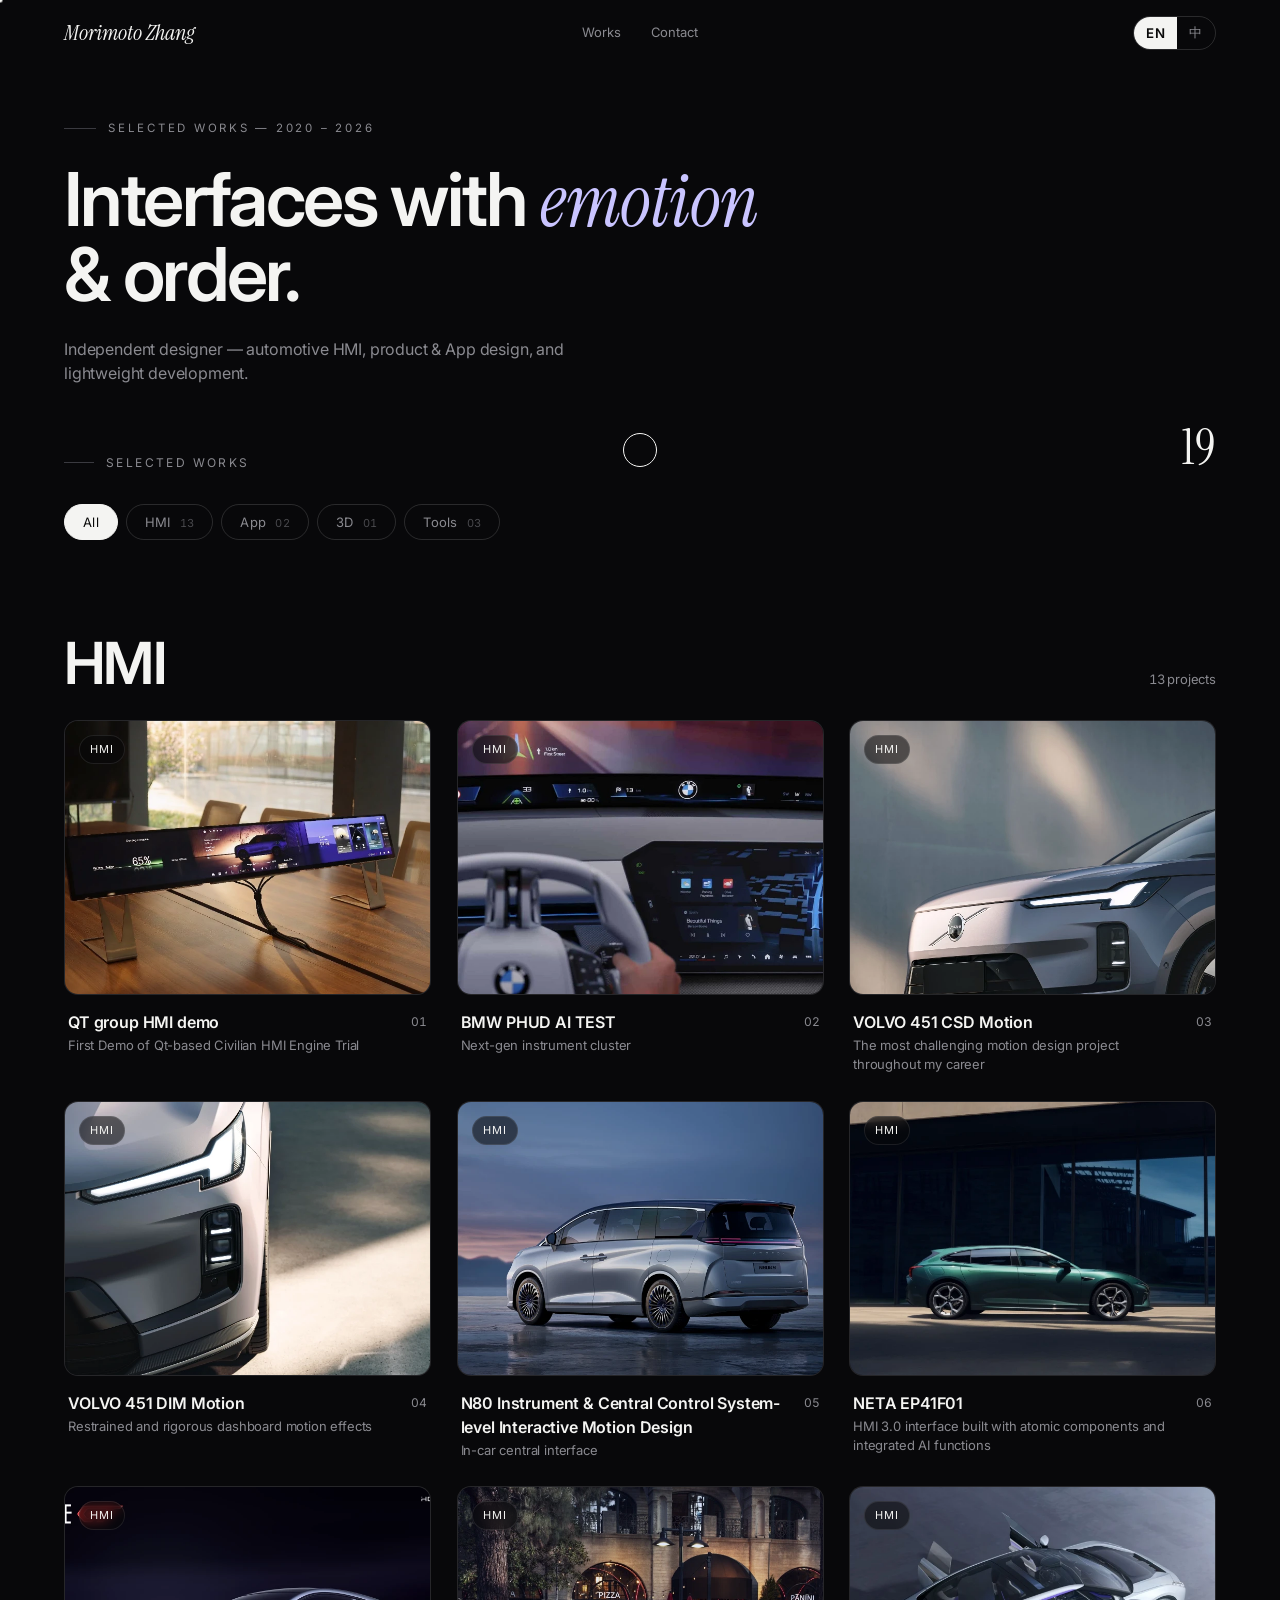
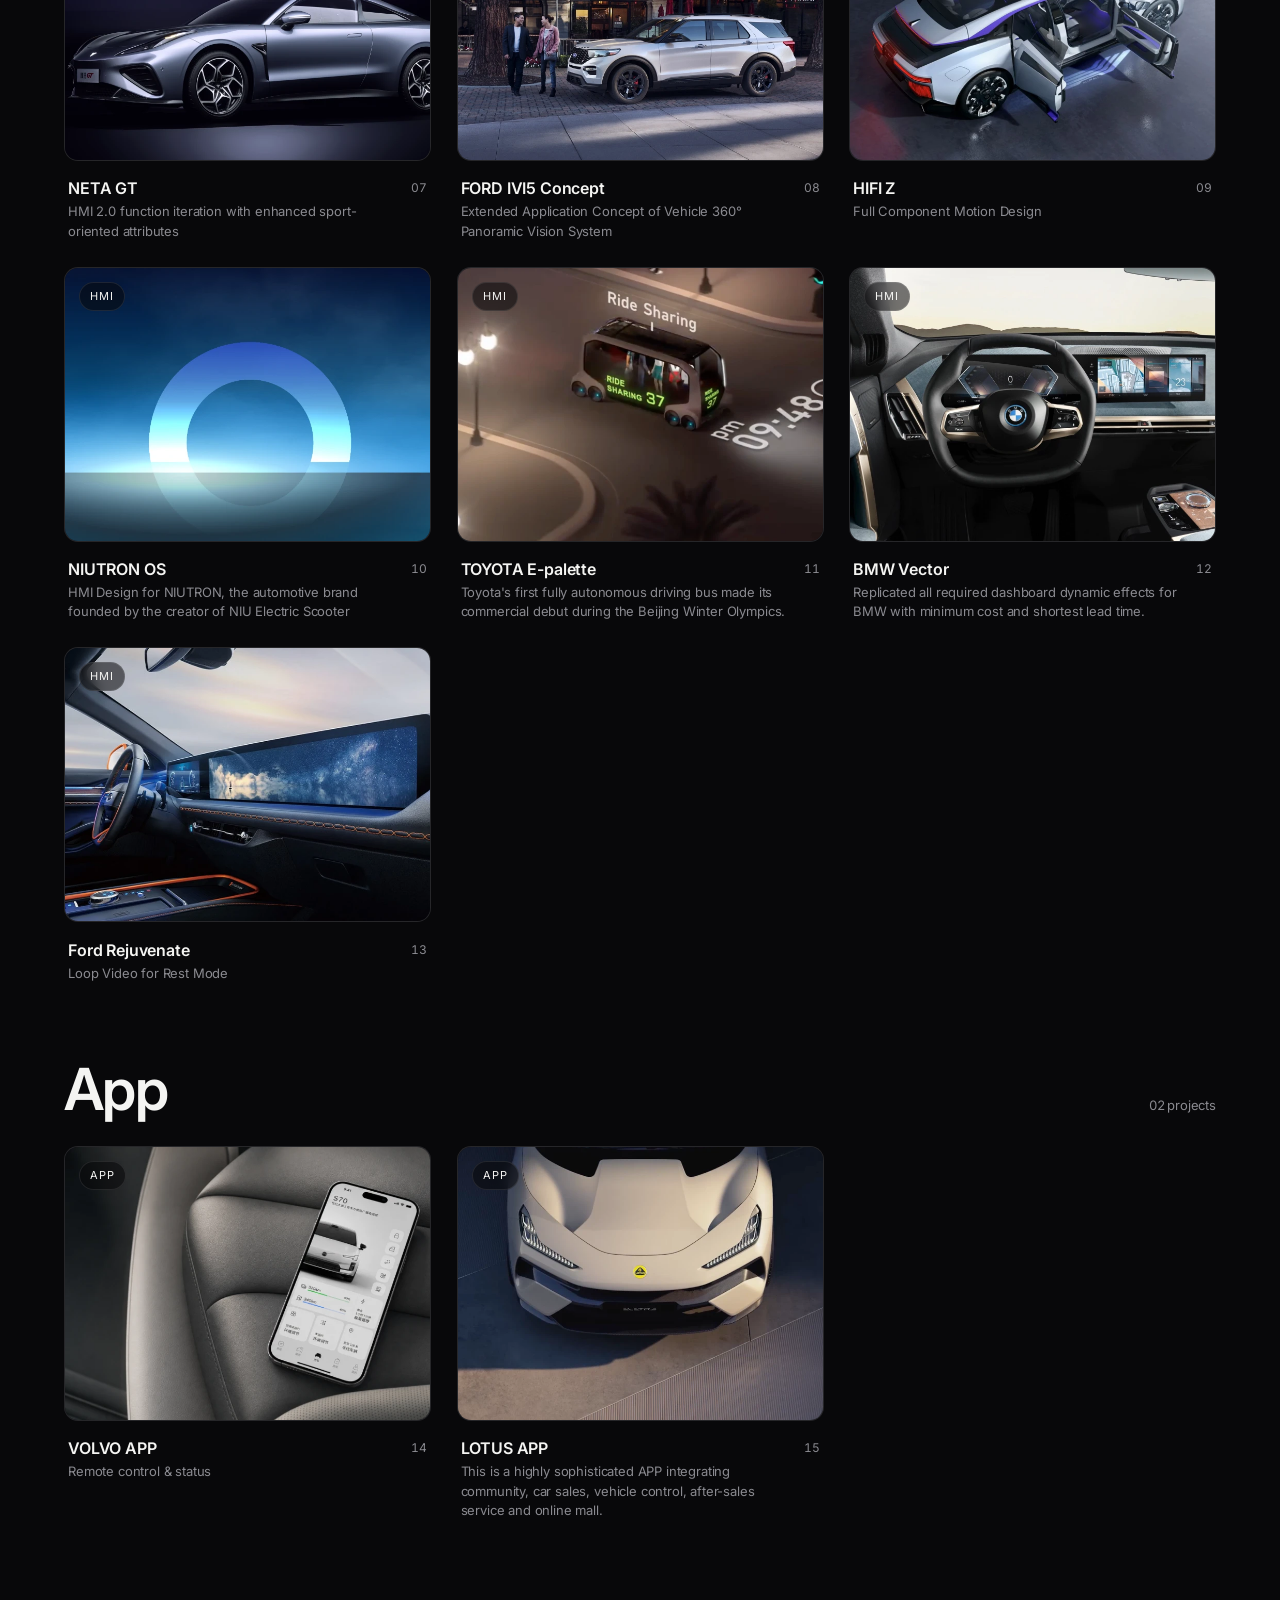
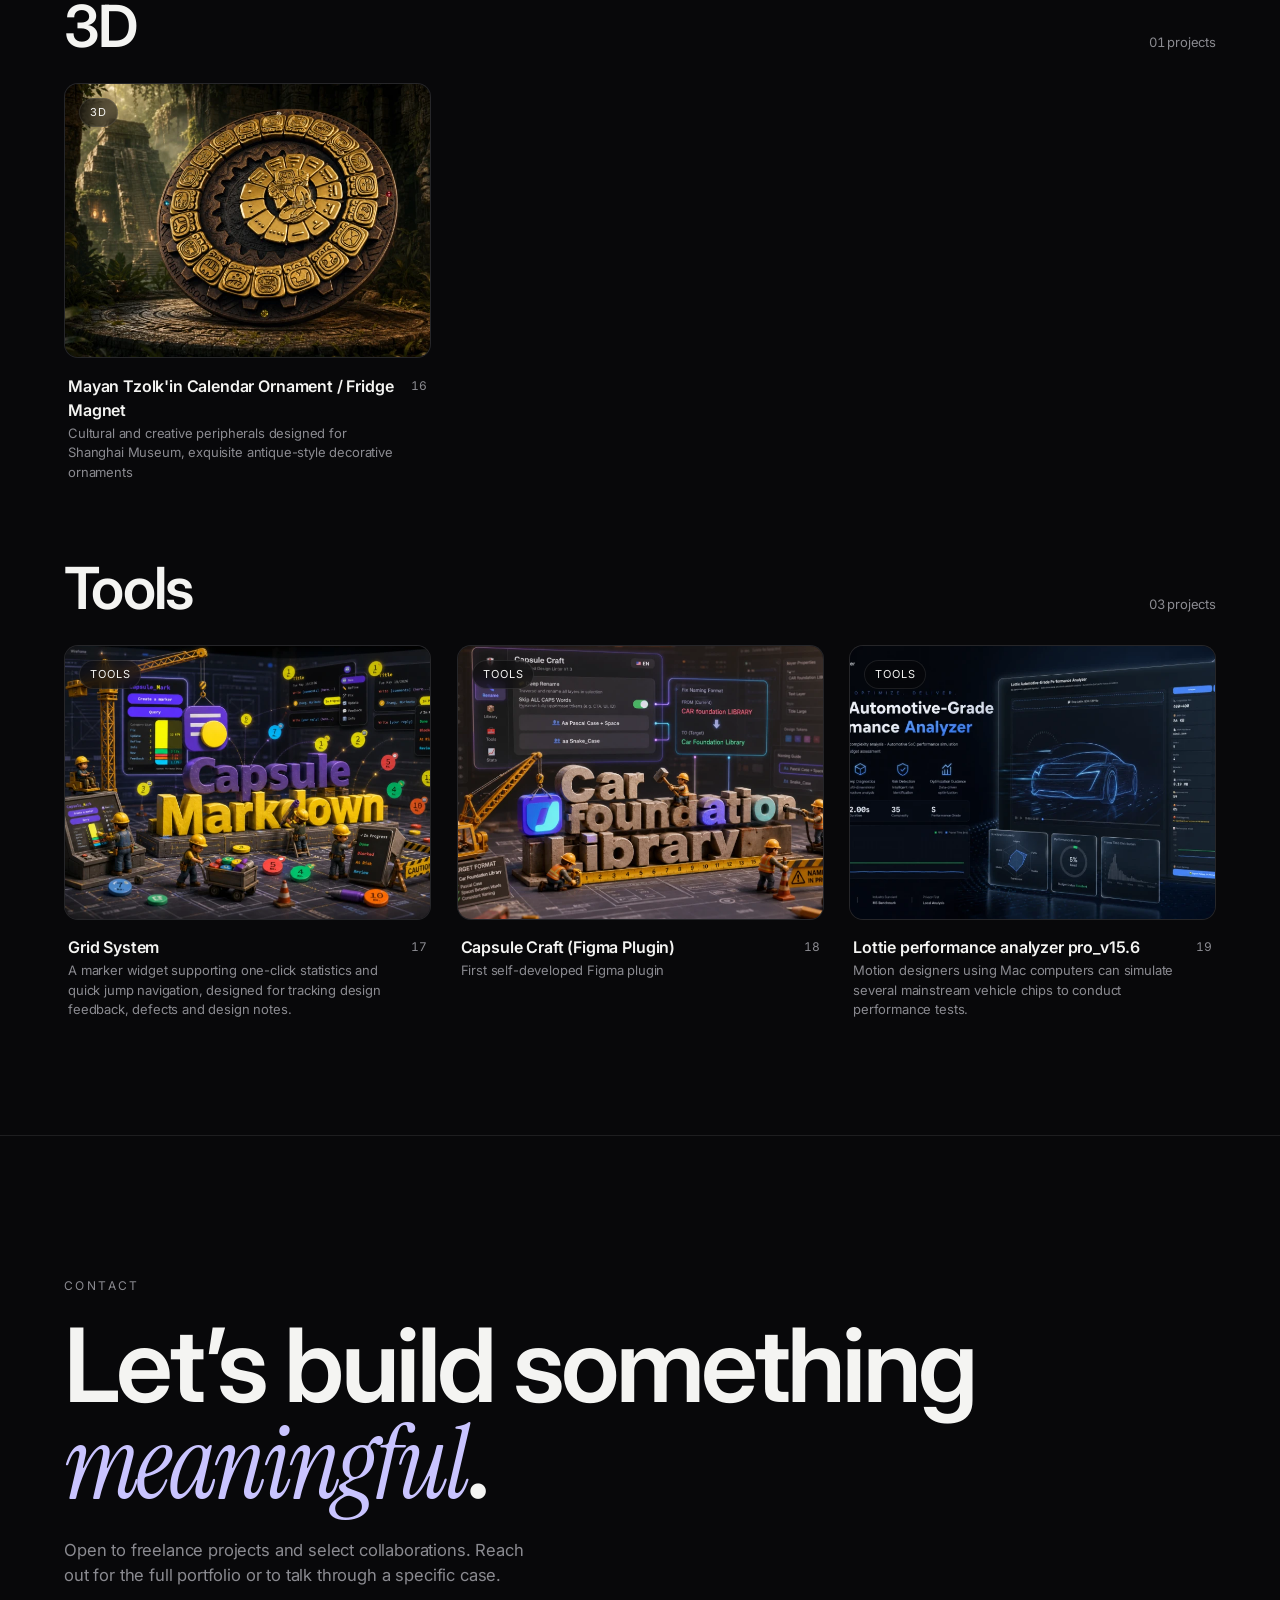
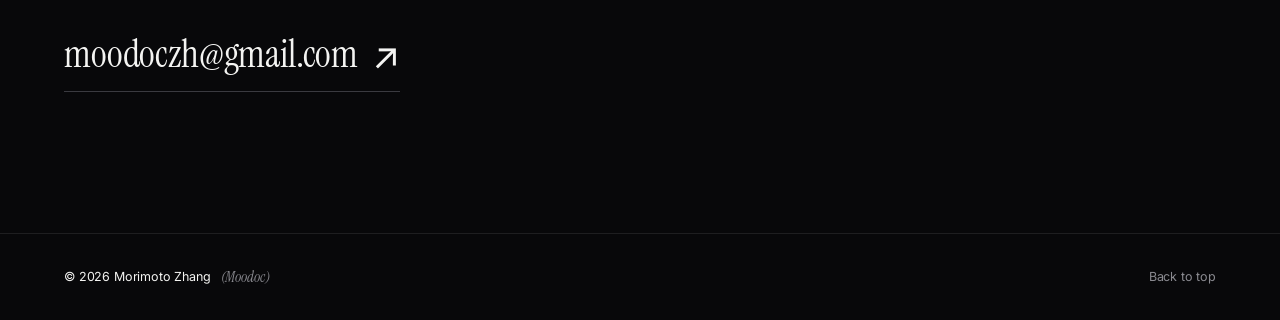
<file: index.html>
<!DOCTYPE html>
<html lang="en">
<head>
<meta charset="UTF-8" />
<meta name="viewport" content="width=device-width, initial-scale=1.0, viewport-fit=cover" />
<title>Morimoto Zhang — Selected Works</title>
<meta name="description" content="Independent designer — HMI, App, 3D, Tools. Selected works." />
<link rel="preconnect" href="https://fonts.googleapis.com">
<link rel="preconnect" href="https://fonts.gstatic.com" crossorigin>
<link href="https://fonts.googleapis.com/css2?family=Inter:wght@300;400;500;600;700&family=Instrument+Serif:ital@0;1&display=swap" rel="stylesheet">
<link rel="stylesheet" href="style.css">
<script>document.documentElement.className+=' js-anim';</script>
</head>
<body>

<div class="cursor" id="cursor"></div>
<div class="cursor-dot" id="cursorDot"></div>
<div class="progress" id="progress"></div>
<canvas id="bg"></canvas>
<div class="grain"></div>

<!-- nav -->
<nav id="nav">
  <a href="#top" class="brand" data-cursor>Morimoto Zhang</a>
  <div class="navlinks">
    <a href="#works" data-i18n="nav_works">Works</a>
    <a href="#contact" data-i18n="nav_contact">Contact</a>
  </div>
  <div class="navright">
    <div class="lang" id="lang">
      <button data-lang="en" class="on">EN</button>
      <button data-lang="zh">中</button>
    </div>
    <div class="burger" id="burger"><span></span><span></span><span></span></div>
  </div>
</nav>

<div class="mobmenu" id="mobmenu">
  <div class="cl" id="mmClose">Close ✕</div>
  <a href="#works" data-i18n="nav_works">Works</a>
  <a href="#contact" data-i18n="nav_contact">Contact</a>
  <div class="mf">moodoczh@gmail.com</div>
</div>

<!-- compact hero -->
<header class="hero" id="top">
  <div class="eyebrow reveal" data-i18n="hero_eyebrow">Selected Works — 2024 / 26</div>
  <h1 id="heroTitle" class="reveal"></h1>
  <p class="sub reveal" id="heroSub"></p>
</header>

<!-- works label -->
<div class="workshead" id="works">
  <span class="lbl" data-i18n="works_label">Selected Works</span>
  <span class="cnt" id="totalCount">00</span>
</div>

<!-- sticky filter / jump tabs -->
<div class="filterbar" id="filterbar">
  <div class="filter" id="filter"></div>
</div>

<!-- work sections (built by JS) -->
<main id="worksWrap"></main>

<!-- contact -->
<section class="contact" id="contact">
  <div class="kicker reveal" data-i18n="contact_kicker">Contact</div>
  <h2 class="reveal" id="contactTitle"></h2>
  <p class="lead reveal" id="contactLead"></p>
  <a href="mailto:moodoczh@gmail.com" class="mail reveal" data-cursor>moodoczh@gmail.com <span class="arw">↗</span></a>
</section>

<footer>
  <div class="brand2">© 2026 Morimoto Zhang <span class="sig">(Moodoc)</span></div>
  <div class="totop" id="totop" data-cursor data-i18n="to_top">Back to top</div>
</footer>

<script src="projects.js"></script>
<script src="main.js"></script>
</body>
</html>
</file>
<file: style.css>
/* ============================================================
   Portfolio — shared styles (index + project detail)
   ============================================================ */
:root{
  --bg:#08080a;
  --bg2:#0d0d10;
  --ink:#f4f4f2;
  --muted:#8a8a90;
  --faint:#3a3a40;
  --line:rgba(255,255,255,.09);
  --line2:rgba(255,255,255,.14);
  --accent:#c9c4ff;
  --accent2:#7d76ff;
  --card:#101014;
  --nav-h:66px;
  --pad:clamp(20px,5vw,72px);
  --serif:"Instrument Serif", Georgia, "Times New Roman", serif;
  --sans:"Inter", -apple-system, BlinkMacSystemFont, "Segoe UI", "PingFang SC", "Microsoft YaHei", Helvetica, Arial, sans-serif;
}
*{margin:0;padding:0;box-sizing:border-box}
*{scrollbar-width:thin;scrollbar-color:rgba(255,255,255,.16) transparent}
::-webkit-scrollbar{width:11px;height:11px}
::-webkit-scrollbar-track{background:transparent}
::-webkit-scrollbar-thumb{background:rgba(255,255,255,.14);border-radius:100px;border:3px solid transparent;background-clip:padding-box}
::-webkit-scrollbar-thumb:hover{background:rgba(255,255,255,.26);background-clip:padding-box}
::-webkit-scrollbar-corner{background:transparent}
html{-webkit-text-size-adjust:100%;scroll-behavior:smooth}
html,body{background:var(--bg);color:var(--ink);font-family:var(--sans)}
body{overflow-x:hidden;line-height:1.5;-webkit-font-smoothing:antialiased;letter-spacing:-.01em}
a{color:inherit;text-decoration:none}
img{display:block;max-width:100%}
::selection{background:var(--accent);color:#000}
.serif{font-family:var(--serif)}

/* cursor */
.cursor,.cursor-dot{position:fixed;top:0;left:0;pointer-events:none;z-index:9999;border-radius:50%;transform:translate(-50%,-50%);will-change:transform;mix-blend-mode:difference}
.cursor{width:34px;height:34px;border:1px solid #fff;transition:width .3s cubic-bezier(.22,1,.36,1),height .3s cubic-bezier(.22,1,.36,1),background .3s}
.cursor-dot{width:5px;height:5px;background:#fff}
.cursor.grow{width:70px;height:70px;background:rgba(255,255,255,.12);border-color:transparent}
.cursor.grow-text::after{content:attr(data-label);position:absolute;inset:0;display:flex;align-items:center;justify-content:center;font-size:10px;letter-spacing:.12em;color:#fff;text-transform:uppercase}
@media (hover:none),(pointer:coarse){.cursor,.cursor-dot{display:none}}

.progress{position:fixed;top:0;left:0;height:2px;width:100%;transform:scaleX(0);transform-origin:0 50%;background:linear-gradient(90deg,var(--accent),var(--accent2));z-index:9000}

/* background */
#bg{position:fixed;inset:0;z-index:-2;opacity:.85}
.grain{position:fixed;inset:0;z-index:-1;pointer-events:none;opacity:.045;background-image:url("data:image/svg+xml,%3Csvg xmlns='http://www.w3.org/2000/svg' width='120' height='120'%3E%3Cfilter id='n'%3E%3CfeTurbulence type='fractalNoise' baseFrequency='.85' numOctaves='2'/%3E%3C/filter%3E%3Crect width='100%25' height='100%25' filter='url(%23n)'/%3E%3C/svg%3E");mix-blend-mode:overlay}

/* ---------- nav ---------- */
nav{position:fixed;top:0;left:0;width:100%;height:var(--nav-h);z-index:800;display:flex;align-items:center;justify-content:space-between;padding:0 var(--pad);transition:background .4s,backdrop-filter .4s,border-color .4s;border-bottom:1px solid transparent}
nav.solid{background:rgba(8,8,10,.72);backdrop-filter:blur(14px);border-bottom:1px solid var(--line)}
.brand{display:inline-flex;align-items:baseline;font-family:var(--serif);font-style:italic;font-weight:400;font-size:clamp(20px,1.7vw,25px);letter-spacing:0;color:var(--ink);line-height:1}
.brand .mark{width:26px;height:26px;border-radius:7px;background:conic-gradient(from 210deg,var(--accent2),var(--accent),var(--accent2));display:grid;place-items:center;font-family:var(--serif);color:#0a0a0a;font-size:16px;font-style:italic}
.navlinks{display:flex;gap:30px;font-size:13px;color:var(--muted);position:absolute;left:50%;transform:translateX(-50%)}
.navlinks a{position:relative;transition:color .3s}
.navlinks a::after{content:"";position:absolute;left:0;bottom:-4px;height:1px;width:0;background:var(--ink);transition:width .35s cubic-bezier(.22,1,.36,1)}
.navlinks a:hover{color:var(--ink)}
.navlinks a:hover::after{width:100%}
.navright{display:flex;align-items:center;gap:14px}

/* lang toggle */
.lang{display:inline-flex;border:1px solid var(--line2);border-radius:100px;overflow:hidden;font-size:12px}
.lang button{background:transparent;color:var(--muted);border:0;padding:7px 12px;cursor:pointer;font-family:var(--sans);letter-spacing:.04em;transition:color .3s,background .3s}
.lang button.on{background:var(--ink);color:#0a0a0a;font-weight:600}
.badge-avail{display:none;align-items:center;gap:8px;border:1px solid var(--line);padding:8px 15px;border-radius:100px;font-size:12.5px;color:var(--muted)}
.badge-avail .dot{width:6px;height:6px;border-radius:50%;background:#4ade80;box-shadow:0 0 0 0 rgba(74,222,128,.6);animation:pulse 2s infinite}
@keyframes pulse{0%{box-shadow:0 0 0 0 rgba(74,222,128,.5)}70%{box-shadow:0 0 0 8px rgba(74,222,128,0)}100%{box-shadow:0 0 0 0 rgba(74,222,128,0)}}
@media (min-width:900px){.badge-avail{display:inline-flex}}

.burger{display:none;flex-direction:column;gap:5px;cursor:pointer;padding:6px}
.burger span{width:22px;height:2px;background:var(--ink);transition:.3s}

/* ---------- compact hero ---------- */
.hero{padding:calc(var(--nav-h) + clamp(26px,6vh,68px)) var(--pad) clamp(24px,4vh,44px)}
.eyebrow{font-size:11.5px;letter-spacing:.24em;text-transform:uppercase;color:var(--muted);display:flex;align-items:center;gap:12px;margin-bottom:26px}
.eyebrow::before{content:"";width:32px;height:1px;background:var(--faint)}
.hero h1{font-size:clamp(36px,5.8vw,88px);line-height:.98;font-weight:600;letter-spacing:-.035em;max-width:16ch}
.hero h1 .em{font-family:var(--serif);font-style:italic;font-weight:400;color:var(--accent);letter-spacing:-.01em}
.hero .sub{margin-top:26px;max-width:56ch;color:var(--muted);font-size:clamp(14px,1.25vw,17px)}
.hero .cta-row{margin-top:32px;display:flex;align-items:center;gap:22px;flex-wrap:wrap}
.btn{display:inline-flex;align-items:center;gap:12px;background:var(--ink);color:#0a0a0a;padding:13px 22px;border-radius:100px;font-size:12.5px;letter-spacing:.05em;text-transform:uppercase;font-weight:600;overflow:hidden;position:relative}
.btn span{position:relative;z-index:2}
.btn::before{content:"";position:absolute;inset:0;background:var(--accent);transform:translateY(101%);transition:transform .5s cubic-bezier(.76,0,.24,1);z-index:1}
.btn:hover::before{transform:translateY(0)}
.btn .arw{transition:transform .4s;position:relative;z-index:2}
.btn:hover .arw{transform:translate(4px,-4px)}

/* rotating badge on hero */
.spin-badge{position:absolute;top:calc(var(--nav-h) + 20px);right:var(--pad);width:104px;height:104px;pointer-events:none}
.spin-badge svg{width:100%;height:100%;animation:spin 20s linear infinite}
.spin-badge text{font-size:8px;letter-spacing:.22em;fill:var(--muted);text-transform:uppercase}
.spin-badge .a{position:absolute;inset:0;display:grid;place-items:center;font-size:20px}
@keyframes spin{to{transform:rotate(360deg)}}
@media (max-width:720px){.spin-badge{display:none}}

/* ---------- sticky filter ---------- */
.workshead{padding:0 var(--pad);display:flex;justify-content:space-between;align-items:flex-end;gap:20px;flex-wrap:wrap;scroll-margin-top:calc(var(--nav-h) + 12px)}
.workshead .lbl{font-size:12px;letter-spacing:.2em;text-transform:uppercase;color:var(--muted);display:flex;align-items:center;gap:12px}
.workshead .lbl::before{content:"";width:30px;height:1px;background:var(--faint)}
.workshead .cnt{font-family:var(--serif);font-size:clamp(30px,4vw,52px);line-height:1}
.filterbar{position:sticky;top:var(--nav-h);z-index:600;padding:16px var(--pad);margin-top:16px;background:rgba(8,8,10,0);backdrop-filter:blur(0);transition:background .3s,backdrop-filter .3s,border-color .3s;border-bottom:1px solid transparent}
.filterbar.stuck{background:rgba(8,8,10,.8);backdrop-filter:blur(14px);border-bottom:1px solid var(--line)}
.filter{display:flex;gap:8px;flex-wrap:wrap;align-items:center}
.filter button{border:1px solid var(--line2);background:transparent;color:var(--muted);padding:9px 18px;border-radius:100px;font-size:13px;cursor:pointer;font-family:var(--sans);transition:.3s;letter-spacing:.02em;white-space:nowrap}
.filter button:hover{color:var(--ink);border-color:var(--muted)}
.filter button.active{background:var(--ink);color:#0a0a0a;border-color:var(--ink)}
.filter button .n{opacity:.5;font-size:11px;margin-left:5px;font-variant-numeric:tabular-nums}
.filter button.active .n{opacity:.55}

/* ---------- work sections ---------- */
.work-section{scroll-margin-top:calc(var(--nav-h) + 66px)}
.section-head{padding:clamp(46px,6vw,86px) var(--pad) 0;display:flex;align-items:baseline;gap:16px}
.section-head h2{font-size:clamp(26px,4.6vw,58px);font-weight:600;letter-spacing:-.03em;line-height:1}
.section-head h2 .idx{font-family:var(--sans);font-style:normal;font-weight:600;color:var(--muted);font-size:.44em;letter-spacing:0;margin-right:.5em;vertical-align:baseline;font-variant-numeric:tabular-nums}
.section-head .cnt{margin-left:auto;color:var(--muted);font-size:13px;font-variant-numeric:tabular-nums;white-space:nowrap}

/* ---------- works grid ---------- */
.grid{display:grid;grid-template-columns:repeat(3,1fr);gap:clamp(16px,2vw,28px);padding:34px var(--pad) clamp(60px,9vw,120px)}
.work-section .grid{padding:28px var(--pad) 0}
.work-section:last-of-type .grid{padding-bottom:clamp(60px,9vw,120px)}
.card{position:relative;display:block;cursor:pointer}
.card .thumb{position:relative;aspect-ratio:336/252;border-radius:14px;overflow:hidden;background:var(--card);border:1px solid var(--line);transform-style:preserve-3d;will-change:transform}
.card .thumb img{width:100%;height:100%;object-fit:cover;transform:scale(1.02);opacity:0;transition:transform .8s cubic-bezier(.22,1,.36,1),opacity .8s ease}
.card .thumb img.loaded{opacity:1}
.card:hover .thumb img{transform:scale(1.08)}
.card .thumb::after{content:"";position:absolute;inset:0;background:linear-gradient(180deg,transparent 52%,rgba(0,0,0,.6));opacity:0;transition:opacity .5s}
.card:hover .thumb::after{opacity:1}
.card .tagline{position:absolute;top:14px;left:14px;z-index:3;font-size:11px;letter-spacing:.08em;text-transform:uppercase;color:var(--ink);background:rgba(8,8,10,.55);backdrop-filter:blur(6px);border:1px solid var(--line);padding:5px 10px;border-radius:100px}
.card .lockbadge{position:absolute;top:12px;right:12px;z-index:4;width:30px;height:30px;border-radius:100px;display:flex;align-items:center;justify-content:center;color:var(--ink);background:rgba(8,8,10,.55);backdrop-filter:blur(6px);border:1px solid var(--line);transition:border-color .3s,background .3s}
.card:hover .lockbadge{border-color:var(--line2);background:rgba(8,8,10,.72)}
.card .view{position:absolute;left:14px;bottom:14px;z-index:3;display:flex;align-items:center;gap:9px;font-size:12px;letter-spacing:.05em;text-transform:uppercase;color:#fff;opacity:0;transform:translateY(10px);transition:.5s}
.card:hover .view{opacity:1;transform:none}
.card .view .ic{width:30px;height:30px;border-radius:50%;background:var(--ink);color:#0a0a0a;display:grid;place-items:center}
.card .meta{display:flex;justify-content:space-between;align-items:flex-start;padding:15px 4px 0;gap:14px}
.card .meta .t{font-size:16px;font-weight:600;letter-spacing:-.01em}
.card .meta .d{font-size:13px;color:var(--muted);margin-top:2px}
.card .meta .no{font-size:12px;color:var(--muted);font-variant-numeric:tabular-nums;padding-top:3px}
.grid.empty-note{display:block;color:var(--muted);text-align:center;padding:80px var(--pad)}

/* ---------- contact ---------- */
.contact{padding:clamp(70px,11vw,150px) var(--pad);border-top:1px solid var(--line);position:relative}
.contact .kicker{font-size:12px;letter-spacing:.2em;text-transform:uppercase;color:var(--muted);margin-bottom:22px}
.contact h2{font-size:clamp(40px,8vw,120px);line-height:.94;font-weight:600;letter-spacing:-.035em}
.contact h2 .em{font-family:var(--serif);font-style:italic;font-weight:400;color:var(--accent)}
.contact .lead{margin-top:26px;color:var(--muted);max-width:48ch;font-size:clamp(14px,1.3vw,17px)}
.contact .mail{display:inline-flex;align-items:center;gap:14px;margin-top:38px;font-size:clamp(20px,3vw,38px);font-family:var(--serif);border-bottom:1px solid var(--faint);padding-bottom:8px;transition:border-color .4s}
.contact .mail:hover{border-color:var(--ink)}
.contact .mail .arw{font-family:var(--sans);transition:transform .4s}
.contact .mail:hover .arw{transform:translate(6px,-6px)}
.socials{margin-top:50px;display:flex;gap:28px;flex-wrap:wrap;font-size:14px}
.socials a{color:var(--muted);transition:color .3s}
.socials a:hover{color:var(--ink)}

/* ---------- footer ---------- */
footer{padding:32px var(--pad);border-top:1px solid var(--line);display:flex;justify-content:space-between;align-items:center;gap:18px;flex-wrap:wrap;color:var(--muted);font-size:12.5px}
footer .brand2{display:flex;align-items:center;gap:10px;color:var(--ink)}
footer .sig{font-family:var(--serif);font-style:italic;font-size:15px;color:var(--muted)}
footer .brand2 .mark{width:22px;height:22px;border-radius:6px;background:conic-gradient(from 210deg,var(--accent2),var(--accent),var(--accent2));display:grid;place-items:center;font-family:var(--serif);color:#0a0a0a;font-size:13px;font-style:italic}
.totop{cursor:pointer;transition:color .3s}
.totop:hover{color:var(--ink)}

/* ============ project detail ============ */
.detail{padding:calc(var(--nav-h) + clamp(40px,7vw,90px)) var(--pad) 0}
.backlink{display:inline-flex;align-items:center;gap:10px;color:var(--muted);font-size:13px;letter-spacing:.06em;text-transform:uppercase;border:1px solid var(--line);padding:11px 20px 11px 17px;border-radius:100px;transition:color .3s,border-color .3s,background .3s;margin-bottom:44px}
.backlink:hover{color:var(--ink);border-color:var(--line2);background:rgba(255,255,255,.04)}
.backlink .ar{display:inline-block;font-size:16px;transition:transform .3s;animation:backNudge 1.9s ease-in-out infinite}
.backlink:hover .ar{animation:none;transform:translateX(-5px)}
@keyframes backNudge{0%,100%{transform:translateX(0)}50%{transform:translateX(-6px)}}
.detail .d-cat{font-size:12px;letter-spacing:.2em;text-transform:uppercase;color:var(--accent);margin-bottom:18px}
.detail h1{font-size:clamp(40px,8vw,120px);line-height:.96;font-weight:600;letter-spacing:-.035em}
.d-meta{display:flex;gap:clamp(30px,6vw,90px);flex-wrap:wrap;margin-top:44px;padding-bottom:44px;border-bottom:1px solid var(--line)}
.d-meta .item .k{font-size:11px;letter-spacing:.18em;text-transform:uppercase;color:var(--muted);margin-bottom:8px}
.d-meta .item .v{font-size:16px}
.d-cover{margin-top:44px;aspect-ratio:16/8;border-radius:18px;overflow:hidden;border:1px solid var(--line);background:var(--card)}
.d-cover img{width:100%;height:100%;object-fit:cover;opacity:0;transition:opacity .8s ease}
.d-cover img.loaded{opacity:1}
.d-body{max-width:760px;margin:clamp(56px,8vw,110px) 0 clamp(30px,4vw,50px);display:grid;gap:26px}
.d-body .oh{font-size:12px;letter-spacing:.2em;text-transform:uppercase;color:var(--muted);margin-bottom:4px}
.d-body #dBody{display:grid;gap:26px}
.d-body p{font-size:clamp(16px,1.5vw,20px);line-height:1.7;color:#d8d8d6}
/* unified media: images + videos, each at its own aspect ratio (width-adaptive) */
.d-media-h{font-size:12px;letter-spacing:.2em;text-transform:uppercase;color:var(--muted);padding:0 0 24px}
.d-media{display:grid;gap:clamp(16px,2.2vw,26px);padding-bottom:clamp(60px,9vw,120px)}
/* multi-column rows: portrait videos / small shots shown N per row on desktop */
.d-mrow{display:grid;gap:clamp(12px,1.8vw,22px)}
.d-mrow.cols-2{grid-template-columns:repeat(2,1fr)}
.d-mrow.cols-3{grid-template-columns:repeat(3,1fr)}
.d-mrow .d-m video,.d-mrow .d-m img{width:100%;height:auto;display:block}
@media(max-width:760px){.d-mrow.cols-2,.d-mrow.cols-3{grid-template-columns:1fr}}
.d-m{border-radius:16px;overflow:hidden;border:1px solid var(--line);background:#0d0d10}
.d-m.img img{width:100%;height:auto;display:block;opacity:0;transition:opacity .8s ease}
.d-m.img img.loaded{opacity:1}
.d-m.vid video{width:100%;height:auto;display:block;background:#000}
.d-m.embed{position:relative;aspect-ratio:16/9}
.d-m.embed iframe{position:absolute;inset:0;width:100%;height:100%;border:0}
/* resource / attachment cards */
.d-card{display:flex;align-items:center;gap:16px;padding:16px 18px;width:100%;max-width:560px;justify-self:start;border:1px solid var(--line);border-radius:16px;background:linear-gradient(180deg,rgba(255,255,255,.028),rgba(255,255,255,.01));position:relative;overflow:hidden;transition:border-color .35s,transform .35s,background .35s}
.d-card::before{content:"";position:absolute;inset:0;pointer-events:none;background:radial-gradient(120% 140% at 0% 0%,rgba(125,118,255,.10),transparent 60%);opacity:0;transition:opacity .4s}
.d-card:hover{border-color:var(--line2);transform:translateY(-2px)}
.d-card:hover::before{opacity:1}
.d-card .cardmain,.d-card.file{display:flex;align-items:center;gap:16px;flex:1;min-width:0;position:relative;z-index:1}
.d-card .ic{flex:none;width:44px;height:44px;border-radius:12px;display:flex;align-items:center;justify-content:center;background:rgba(255,255,255,.05);border:1px solid var(--line);color:var(--accent);transition:color .3s,border-color .3s}
.d-card:hover .ic{color:var(--ink);border-color:var(--line2)}
.d-card .ct{display:flex;flex-direction:column;gap:3px;min-width:0}
.d-card .cn{font-size:16px;font-weight:500;color:var(--ink);white-space:nowrap;overflow:hidden;text-overflow:ellipsis}
.d-card .cs{font-size:11px;letter-spacing:.14em;text-transform:uppercase;color:var(--muted)}
.d-card .go,.d-card .cardgo{flex:none;width:38px;height:38px;border-radius:100px;display:flex;align-items:center;justify-content:center;font-size:15px;color:var(--muted);border:1px solid var(--line);transition:color .3s,border-color .3s,transform .3s;margin-left:auto;z-index:1}
.d-card.file:hover .go{transform:translateY(3px);color:var(--ink);border-color:var(--line2)}
.d-card .cardgo:hover{color:var(--ink);border-color:var(--line2);transform:translate(2px,-2px);background:rgba(255,255,255,.05)}
/* code / changelog window */
.d-code{max-width:760px;border:1px solid var(--line);border-radius:14px;overflow:hidden;background:#0b0b0f}
.d-code .dc-bar{display:flex;align-items:center;gap:12px;padding:11px 14px;border-bottom:1px solid var(--line);background:rgba(255,255,255,.02)}
.d-code .dc-dots{display:flex;gap:6px;flex:none}
.d-code .dc-dots i{width:11px;height:11px;border-radius:50%;display:block;background:var(--line2)}
.d-code .dc-dots i:nth-child(1){background:#ff5f57}.d-code .dc-dots i:nth-child(2){background:#febc2e}.d-code .dc-dots i:nth-child(3){background:#28c840}
.d-code .dc-title{flex:1;min-width:0;font-family:ui-monospace,Menlo,"Cascadia Code",monospace;font-size:12.5px;color:var(--muted);white-space:nowrap;overflow:hidden;text-overflow:ellipsis}
.d-code .dc-toggle{flex:none;font-size:11px;letter-spacing:.08em;text-transform:uppercase;color:var(--muted);border:1px solid var(--line);background:transparent;padding:6px 13px;border-radius:100px;cursor:pointer;font-family:inherit;transition:color .3s,border-color .3s,background .3s}
.d-code .dc-toggle:hover{color:var(--ink);border-color:var(--line2);background:rgba(255,255,255,.04)}
.d-code .dc-body{margin:0;position:relative;max-height:220px;overflow:hidden;transition:max-height .5s cubic-bezier(.22,1,.36,1)}
.d-code.open .dc-body{max-height:3000px}
.d-code .dc-body code{display:block;padding:16px 18px;font-family:ui-monospace,Menlo,"Cascadia Code",monospace;font-size:13px;line-height:1.75;color:#cfcfd2;white-space:pre-wrap;word-break:break-word}
.d-code:not(.open):not(.short) .dc-body::after{content:"";position:absolute;left:0;right:0;bottom:0;height:66px;background:linear-gradient(180deg,transparent,#0b0b0f);pointer-events:none}
.d-code.short .dc-toggle{display:none}
.d-code.short .dc-body{max-height:none}
/* password gate (soft lock) */
.d-lock{max-width:520px;margin:clamp(48px,7vw,88px) 0;padding:clamp(32px,4vw,48px) clamp(28px,3.5vw,44px);border:1px solid var(--line);border-radius:22px;background:linear-gradient(180deg,rgba(255,255,255,.03),rgba(255,255,255,.008));text-align:center;position:relative;overflow:hidden}
.d-lock::before{content:"";position:absolute;inset:0;pointer-events:none;background:radial-gradient(90% 120% at 50% 0%,rgba(125,118,255,.12),transparent 62%)}
.d-lock .lk-ic{width:64px;height:64px;margin:0 auto 22px;border-radius:18px;display:flex;align-items:center;justify-content:center;color:var(--accent);background:rgba(255,255,255,.04);border:1px solid var(--line2);position:relative}
.d-lock .lk-h{font-size:clamp(22px,2.6vw,30px);font-weight:600;letter-spacing:-.02em;position:relative}
.d-lock .lk-sub{margin-top:12px;color:var(--muted);font-size:14px;line-height:1.6;position:relative}
.d-lock .lk-form{margin-top:26px;display:flex;gap:10px;position:relative}
.d-lock input{flex:1;min-width:0;background:rgba(0,0,0,.25);border:1px solid var(--line2);color:var(--ink);border-radius:100px;padding:14px 20px;font-size:15px;font-family:inherit;letter-spacing:.14em;text-align:center;transition:border-color .3s}
.d-lock input:focus{outline:none;border-color:var(--accent)}
.d-lock .lk-btn{flex:none;background:var(--ink);color:#0a0a0a;border:0;border-radius:100px;padding:0 26px;font-size:12.5px;font-weight:600;letter-spacing:.06em;text-transform:uppercase;cursor:pointer;transition:transform .3s,opacity .3s}
.d-lock .lk-btn:hover{transform:translateY(-1px);opacity:.9}
.d-lock .lk-err{margin-top:16px;color:#ff8080;font-size:12.5px;letter-spacing:.04em;height:16px;opacity:0;transition:opacity .25s;position:relative}
.d-lock .lk-err.show{opacity:1}
.d-lock.shake{animation:lkShake .42s cubic-bezier(.36,.07,.19,.97)}
@keyframes lkShake{10%,90%{transform:translateX(-2px)}20%,80%{transform:translateX(4px)}30%,50%,70%{transform:translateX(-8px)}40%,60%{transform:translateX(8px)}}
@media(max-width:520px){.d-lock .lk-form{flex-direction:column}.d-lock .lk-btn{padding:13px}}
/* iframe lightbox modal */
html.modal-lock{overflow:hidden}
.pmodal{position:fixed;inset:0;z-index:8000;display:flex;align-items:center;justify-content:center;padding:clamp(14px,3vw,40px);background:rgba(6,6,9,0);backdrop-filter:blur(0px);opacity:0;pointer-events:none;transition:opacity .4s,background .5s,backdrop-filter .5s}
.pmodal.open{opacity:1;pointer-events:auto;background:rgba(6,6,9,.74);backdrop-filter:blur(10px)}
.pmodal-inner{width:min(1180px,100%);height:min(84vh,900px);display:flex;flex-direction:column;background:var(--bg2);border:1px solid var(--line2);border-radius:18px;overflow:hidden;box-shadow:0 50px 140px rgba(0,0,0,.7),0 0 0 1px rgba(125,118,255,.08);transform-origin:center bottom;transform:translateY(56px) scale(.9);opacity:0;transition:transform .62s cubic-bezier(.19,1.16,.3,1),opacity .42s ease}
.pmodal.open .pmodal-inner{transform:none;opacity:1}
.pmodal-bar{display:flex;align-items:center;justify-content:space-between;gap:14px;padding:13px 16px 13px 20px;border-bottom:1px solid var(--line);background:rgba(255,255,255,.02)}
.pmodal-title{font-size:14px;color:var(--ink);white-space:nowrap;overflow:hidden;text-overflow:ellipsis}
.pmodal-acts{display:flex;align-items:center;gap:8px;flex:none}
.pmodal-new,.pmodal-close{width:34px;height:34px;border-radius:100px;display:flex;align-items:center;justify-content:center;border:1px solid var(--line);color:var(--muted);font-size:15px;cursor:pointer;background:transparent;transition:color .25s,border-color .25s,background .25s}
.pmodal-new:hover,.pmodal-close:hover{color:var(--ink);border-color:var(--line2);background:rgba(255,255,255,.05)}
.pmodal-body{position:relative;flex:1;background:#fff}
.pmodal-body iframe{position:absolute;inset:0;width:100%;height:100%;border:0;opacity:0;transition:opacity .3s;background:#fff}
.pmodal-load{position:absolute;inset:0;display:flex;align-items:center;justify-content:center;color:#8a8a90;font-size:13px;letter-spacing:.1em;background:var(--bg2)}
@media(max-width:640px){.pmodal-inner{height:88vh;border-radius:14px}.d-card{padding:15px 16px;gap:13px}.d-card .cn{font-size:15px}}
.d-next{border-top:1px solid var(--line);padding:clamp(50px,8vw,100px) var(--pad);margin:0 calc(-1*var(--pad));text-align:center}
.d-next .k{font-size:12px;letter-spacing:.2em;text-transform:uppercase;color:var(--muted);margin-bottom:18px}
.d-next a{font-size:clamp(32px,6vw,80px);font-weight:600;letter-spacing:-.03em;display:inline-flex;align-items:center;gap:18px;transition:color .3s}
.d-next a .em{font-family:var(--serif);font-style:italic;font-weight:400;color:var(--accent)}
.d-next a .ar{transition:transform .4s}
.d-next a:hover .ar{transform:translate(6px,-6px)}

/* ---------- reveal (hide only when JS confirmed; never a black screen) ---------- */
.reveal{transition:opacity .8s cubic-bezier(.22,1,.36,1),transform .8s cubic-bezier(.22,1,.36,1)}
.js-anim .reveal{opacity:0;transform:translateY(38px)}
.js-anim .reveal.in{opacity:1;transform:none}

/* ---------- mobile menu ---------- */
.mobmenu{display:none;position:fixed;inset:0;z-index:850;background:var(--bg);flex-direction:column;justify-content:center;gap:6px;padding:var(--pad);transform:translateY(-100%);transition:transform .6s cubic-bezier(.76,0,.24,1)}
.mobmenu.open{transform:none}
.mobmenu a{font-size:12vw;font-weight:600;letter-spacing:-.03em}
.mobmenu .cl{position:absolute;top:20px;right:var(--pad);font-size:13px;letter-spacing:.1em;text-transform:uppercase;cursor:pointer}
.mobmenu .mf{margin-top:36px;font-size:15px;color:var(--muted);font-weight:400}

/* ---------- responsive ---------- */
@media (max-width:1024px){.grid{grid-template-columns:repeat(2,1fr)}}
@media (max-width:640px){
  .navlinks{display:none}
  .burger{display:flex}
  .mobmenu{display:flex}
  .grid{grid-template-columns:1fr}
  .d-cover{aspect-ratio:16/11}
}
@media (prefers-reduced-motion:reduce){
  *{animation-duration:.001ms!important;transition-duration:.001ms!important}
  .js-anim .reveal{opacity:1;transform:none}
}
</file>
